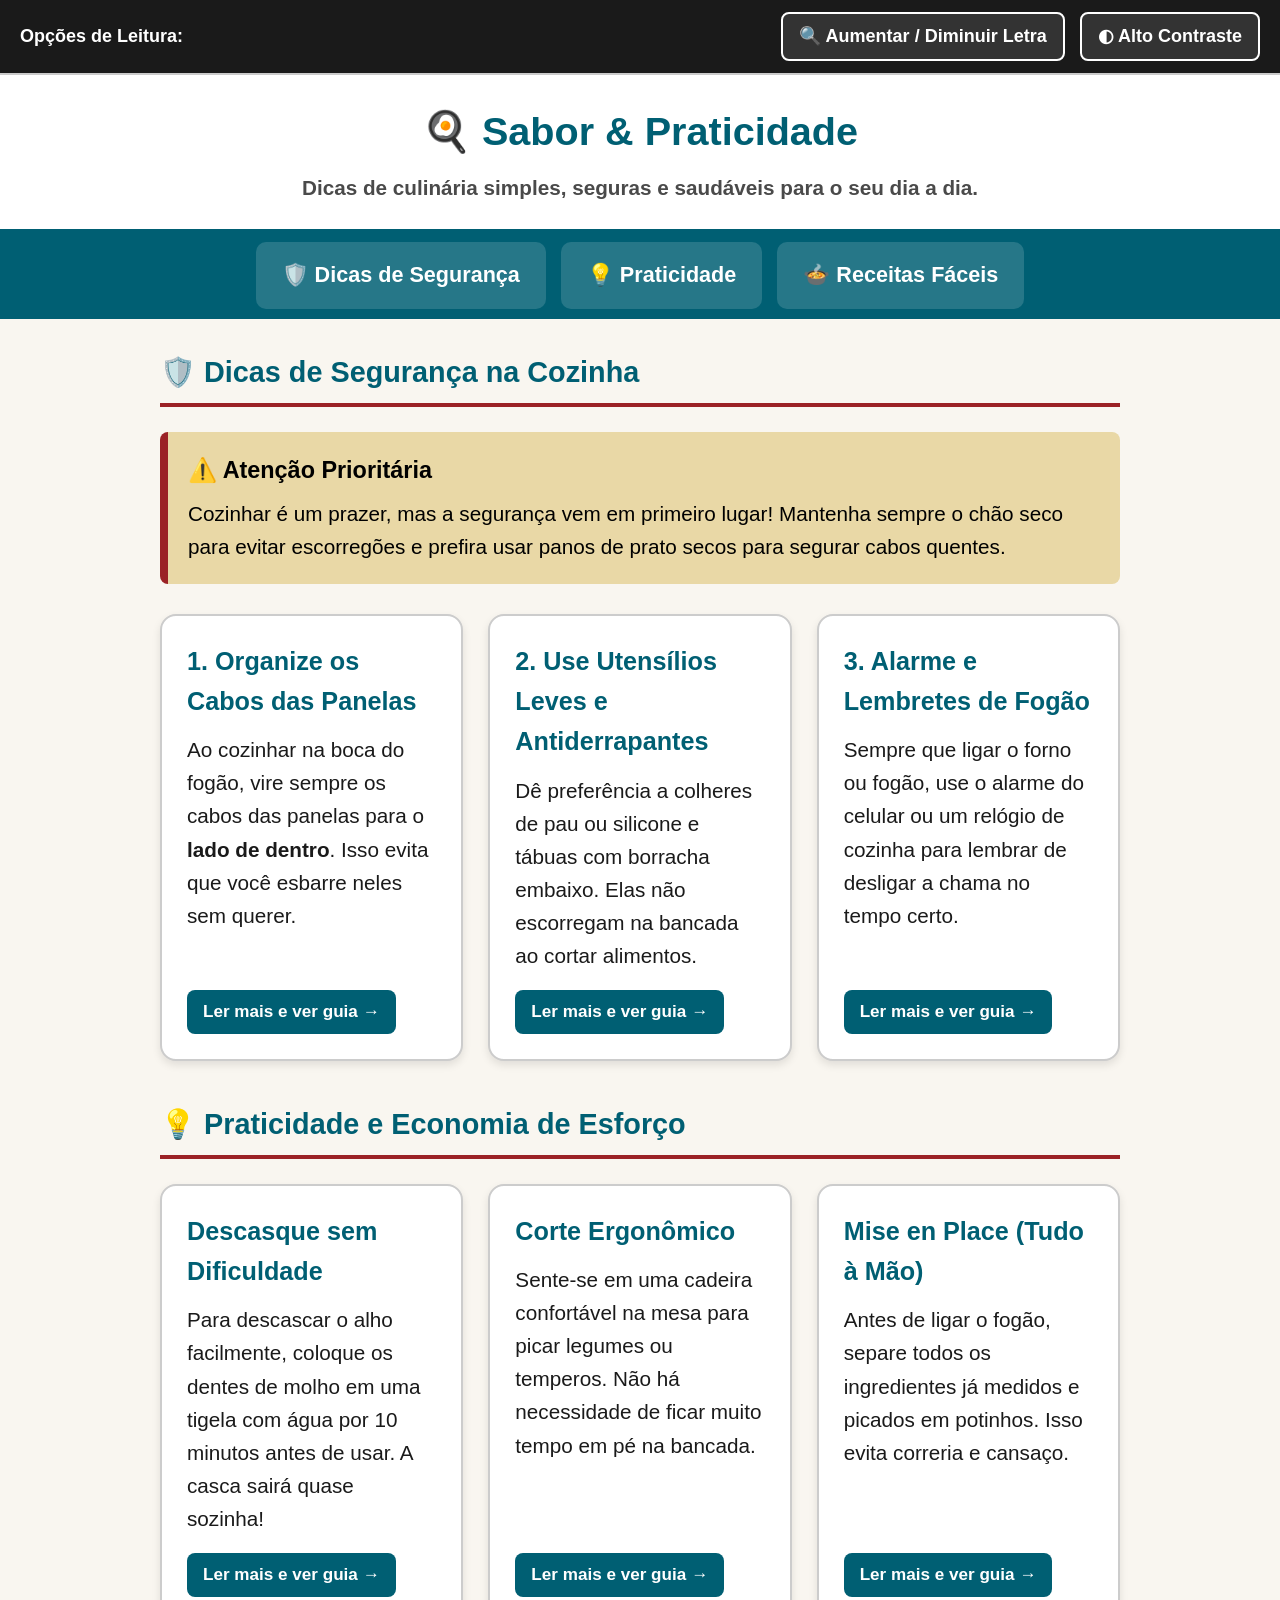
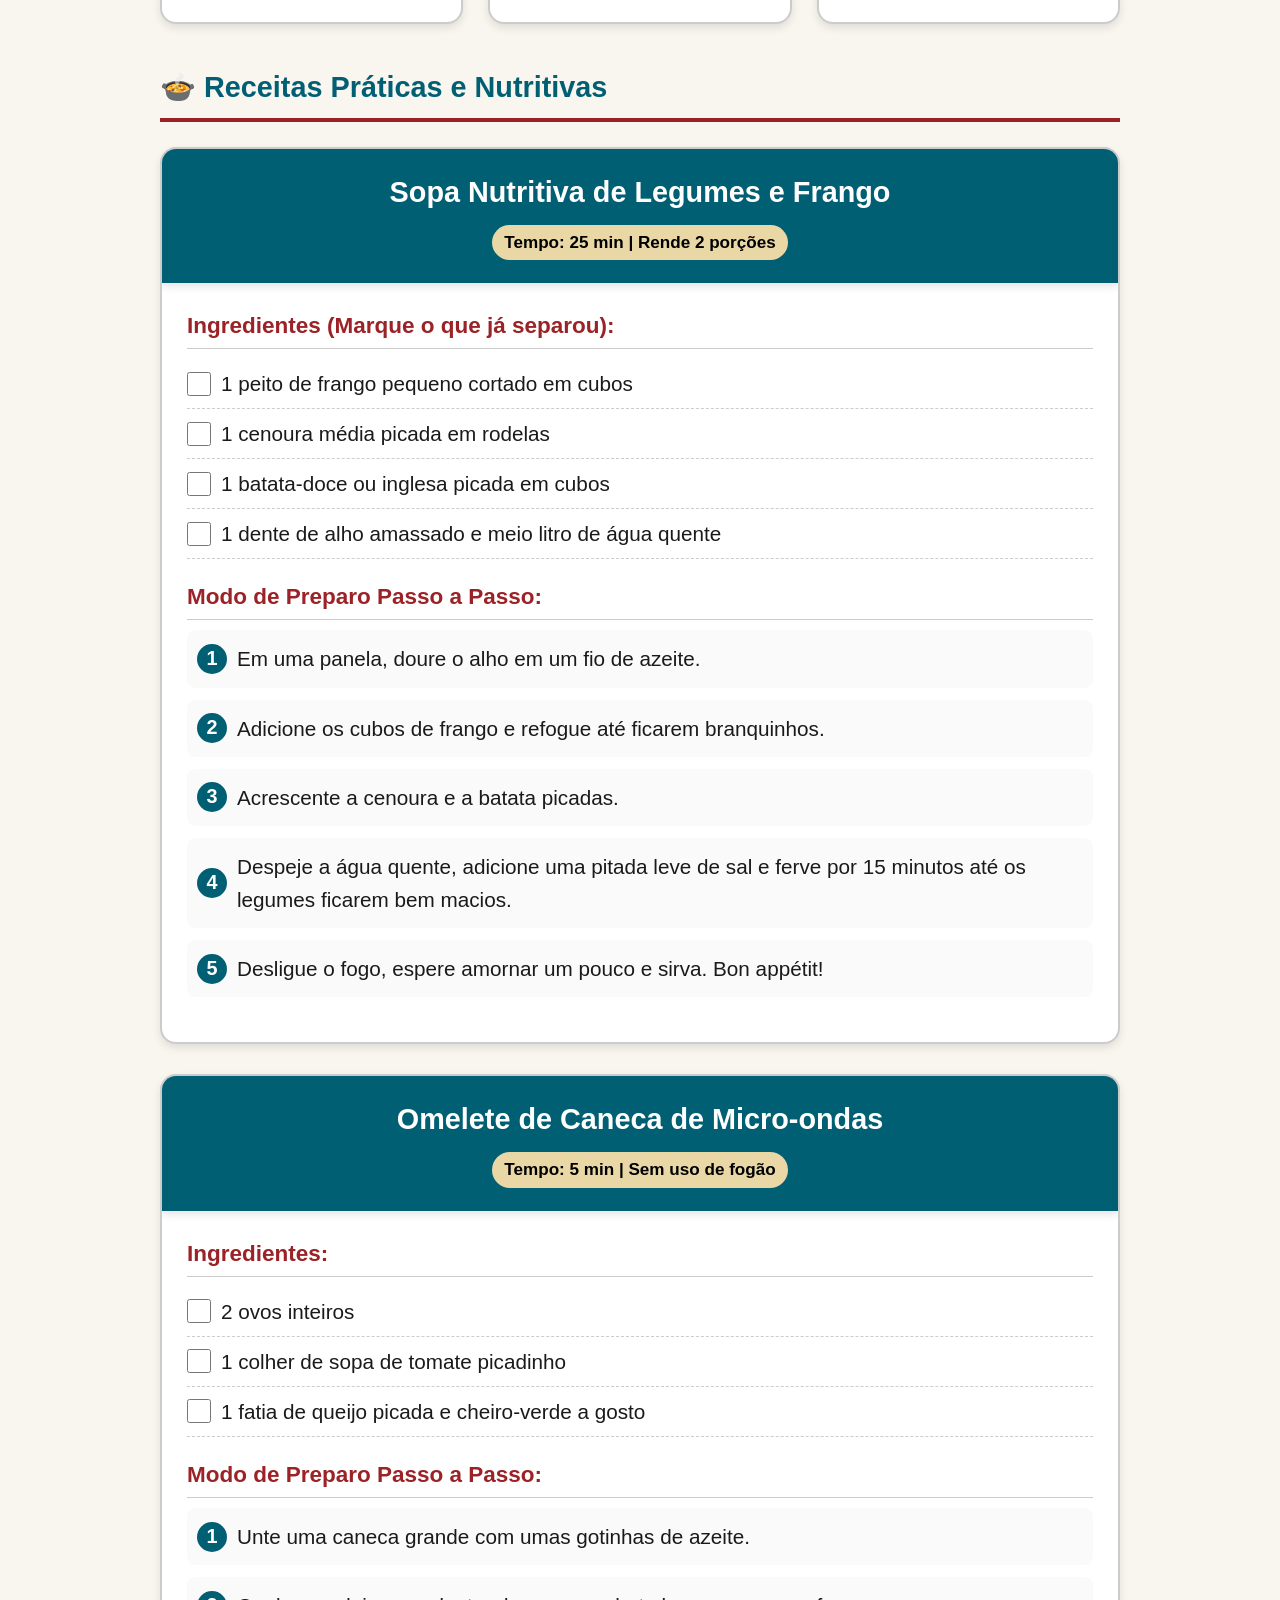
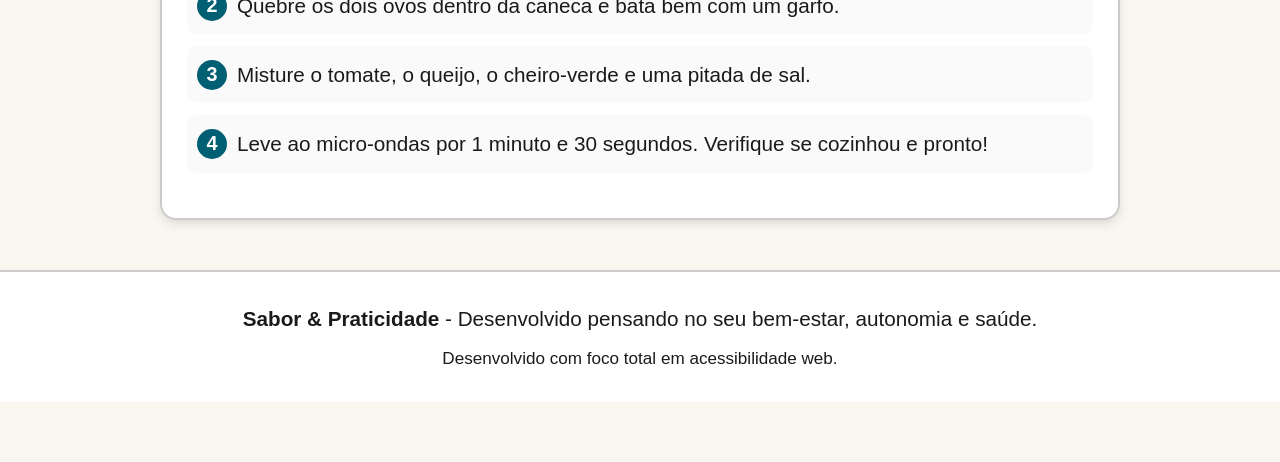
<file: index.html>
<!DOCTYPE html>
<html lang="pt-BR">
<head>
    <meta charset="UTF-8">
    <meta name="viewport" content="width=device-width, initial-scale=1.0">
    <title>Sabor & Praticidade - Culinária Acessível</title>
    <!-- Vinculação com o arquivo CSS externo -->
    <link rel="stylesheet" href="style.css">
</head>
<body>

    <!-- CONTROLES DE ACESSIBILIDADE VIA CSS -->
    <input type="checkbox" id="contrast-toggle" aria-label="Alternar Alto Contraste">
    <input type="checkbox" id="font-toggle" aria-label="Alternar Letra Grande">

    <div>
        <!-- BARRA DE FERRAMENTAS SUPERIOR (ACESSIBILIDADE) -->
        <div class="accessibility-bar" role="region" aria-label="Ferramentas de Acessibilidade">
            <span><strong>Opções de Leitura:</strong></span>
            <div class="accessibility-controls">
                <label for="font-toggle" class="acc-btn" tabindex="0" role="button">
                    🔍 Aumentar / Diminuir Letra
                </label>
                <label for="contrast-toggle" class="acc-btn" tabindex="0" role="button">
                    ◐ Alto Contraste
                </label>
            </div>
        </div>

        <!-- CABEÇALHO DO APLICATIVO -->
        <header role="banner">
            <h1>🍳 Sabor & Praticidade</h1>
            <p>Dicas de culinária simples, seguras e saudáveis para o seu dia a dia.</p>
        </header>

        <!-- NAVEGAÇÃO PRINCIPAL -->
        <nav role="navigation" aria-label="Menu Principal">
            <ul class="nav-list">
                <li class="nav-item"><a href="#seguranca">🛡️ Dicas de Segurança</a></li>
                <li class="nav-item"><a href="#praticidade">💡 Praticidade</a></li>
                <li class="nav-item"><a href="#receitas">🍲 Receitas Fáceis</a></li>
            </ul>
        </nav>

        <!-- CONTEÚDO PRINCIPAL -->
        <main id="conteudo-principal">

            <!-- SEÇÃO 1: SEGURANÇA NA COZINHA -->
            <section id="seguranca" tabindex="-1">
                <h2 class="section-title">🛡️ Dicas de Segurança na Cozinha</h2>
                
                <div class="tip-box" role="note">
                    <h3>⚠️ Atenção Prioritária</h3>
                    <p>Cozinhar é um prazer, mas a segurança vem em primeiro lugar! Mantenha sempre o chão seco para evitar escorregões e prefira usar panos de prato secos para segurar cabos quentes.</p>
                </div>

                <div class="card-grid">
                    <a href="seguranca-cabos.html" class="card-link">
                        <article class="card">
                            <h3>1. Organize os Cabos das Panelas</h3>
                            <p>Ao cozinhar na boca do fogão, vire sempre os cabos das panelas para o <strong>lado de dentro</strong>. Isso evita que você esbarre neles sem querer.</p>
                            <span class="card-btn">Ler mais e ver guia →</span>
                        </article>
                    </a>

                    <a href="seguranca-utensilios.html" class="card-link">
                        <article class="card">
                            <h3>2. Use Utensílios Leves e Antiderrapantes</h3>
                            <p>Dê preferência a colheres de pau ou silicone e tábuas com borracha embaixo. Elas não escorregam na bancada ao cortar alimentos.</p>
                            <span class="card-btn">Ler mais e ver guia →</span>
                        </article>
                    </a>

                    <a href="seguranca-alarmes.html" class="card-link">
                        <article class="card">
                            <h3>3. Alarme e Lembretes de Fogão</h3>
                            <p>Sempre que ligar o forno ou fogão, use o alarme do celular ou um relógio de cozinha para lembrar de desligar a chama no tempo certo.</p>
                            <span class="card-btn">Ler mais e ver guia →</span>
                        </article>
                    </a>
                </div>
            </section>

            <!-- SEÇÃO 2: DICAS DE PRATICIDADE -->
            <section id="praticidade" tabindex="-1">
                <h2 class="section-title">💡 Praticidade e Economia de Esforço</h2>

                <div class="card-grid">
                    <a href="praticidade-descascar.html" class="card-link">
                        <article class="card">
                            <h3>Descasque sem Dificuldade</h3>
                            <p>Para descascar o alho facilmente, coloque os dentes de molho em uma tigela com água por 10 minutos antes de usar. A casca sairá quase sozinha!</p>
                            <span class="card-btn">Ler mais e ver guia →</span>
                        </article>
                    </a>

                    <a href="praticidade-corte.html" class="card-link">
                        <article class="card">
                            <h3>Corte Ergonômico</h3>
                            <p>Sente-se em uma cadeira confortável na mesa para picar legumes ou temperos. Não há necessidade de ficar muito tempo em pé na bancada.</p>
                            <span class="card-btn">Ler mais e ver guia →</span>
                        </article>
                    </a>

                    <a href="praticidade-mise-en-place.html" class="card-link">
                        <article class="card">
                            <h3>Mise en Place (Tudo à Mão)</h3>
                            <p>Antes de ligar o fogão, separe todos os ingredientes já medidos e picados em potinhos. Isso evita correria e cansaço.</p>
                            <span class="card-btn">Ler mais e ver guia →</span>
                        </article>
                    </a>
                </div>
            </section>

            <!-- SEÇÃO 3: RECEITAS FÁCEIS E SAUDÁVEIS -->
            <section id="receitas" tabindex="-1">
                <h2 class="section-title">🍲 Receitas Práticas e Nutritivas</h2>

                <!-- RECEITA 1 -->
                <article class="recipe-card">
                    <header class="recipe-header">
                        <h3>Sopa Nutritiva de Legumes e Frango</h3>
                        <span class="recipe-badge">Tempo: 25 min | Rende 2 porções</span>
                    </header>
                    <div class="recipe-body">
                        <div class="recipe-section">
                            <h4>Ingredientes (Marque o que já separou):</h4>
                            <ul class="ingredients-list">
                                <li>
                                    <input type="checkbox" id="ing1-1">
                                    <label for="ing1-1">1 peito de frango pequeno cortado em cubos</label>
                                </li>
                                <li>
                                    <input type="checkbox" id="ing1-2">
                                    <label for="ing1-2">1 cenoura média picada em rodelas</label>
                                </li>
                                <li>
                                    <input type="checkbox" id="ing1-3">
                                    <label for="ing1-3">1 batata-doce ou inglesa picada em cubos</label>
                                </li>
                                <li>
                                    <input type="checkbox" id="ing1-4">
                                    <label for="ing1-4">1 dente de alho amassado e meio litro de água quente</label>
                                </li>
                            </ul>
                        </div>

                        <div class="recipe-section">
                            <h4>Modo de Preparo Passo a Passo:</h4>
                            <ol class="steps-list">
                                <li>Em uma panela, doure o alho em um fio de azeite.</li>
                                <li>Adicione os cubos de frango e refogue até ficarem branquinhos.</li>
                                <li>Acrescente a cenoura e a batata picadas.</li>
                                <li>Despeje a água quente, adicione uma pitada leve de sal e ferve por 15 minutos até os legumes ficarem bem macios.</li>
                                <li>Desligue o fogo, espere amornar um pouco e sirva. Bon appétit!</li>
                            </ol>
                        </div>
                    </div>
                </article>

                <!-- RECEITA 2 -->
                <article class="recipe-card">
                    <header class="recipe-header">
                        <h3>Omelete de Caneca de Micro-ondas</h3>
                        <span class="recipe-badge">Tempo: 5 min | Sem uso de fogão</span>
                    </header>
                    <div class="recipe-body">
                        <div class="recipe-section">
                            <h4>Ingredientes:</h4>
                            <ul class="ingredients-list">
                                <li>
                                    <input type="checkbox" id="ing2-1">
                                    <label for="ing2-1">2 ovos inteiros</label>
                                </li>
                                <li>
                                    <input type="checkbox" id="ing2-2">
                                    <label for="ing2-2">1 colher de sopa de tomate picadinho</label>
                                </li>
                                <li>
                                    <input type="checkbox" id="ing2-3">
                                    <label for="ing2-3">1 fatia de queijo picada e cheiro-verde a gosto</label>
                                </li>
                            </ul>
                        </div>

                        <div class="recipe-section">
                            <h4>Modo de Preparo Passo a Passo:</h4>
                            <ol class="steps-list">
                                <li>Unte uma caneca grande com umas gotinhas de azeite.</li>
                                <li>Quebre os dois ovos dentro da caneca e bata bem com um garfo.</li>
                                <li>Misture o tomate, o queijo, o cheiro-verde e uma pitada de sal.</li>
                                <li>Leve ao micro-ondas por 1 minuto e 30 segundos. Verifique se cozinhou e pronto!</li>
                            </ol>
                        </div>
                    </div>
                </article>

            </section>

        </main>

        <!-- RODAPÉ -->
        <footer role="contentinfo">
            <p><strong>Sabor & Praticidade</strong> - Desenvolvido pensando no seu bem-estar, autonomia e saúde.</p>
            <p style="margin-top: 10px; font-size: 0.95rem;">Desenvolvido com foco total em acessibilidade web.</p>
        </footer>
    </div>

</body>
</html>
</file>
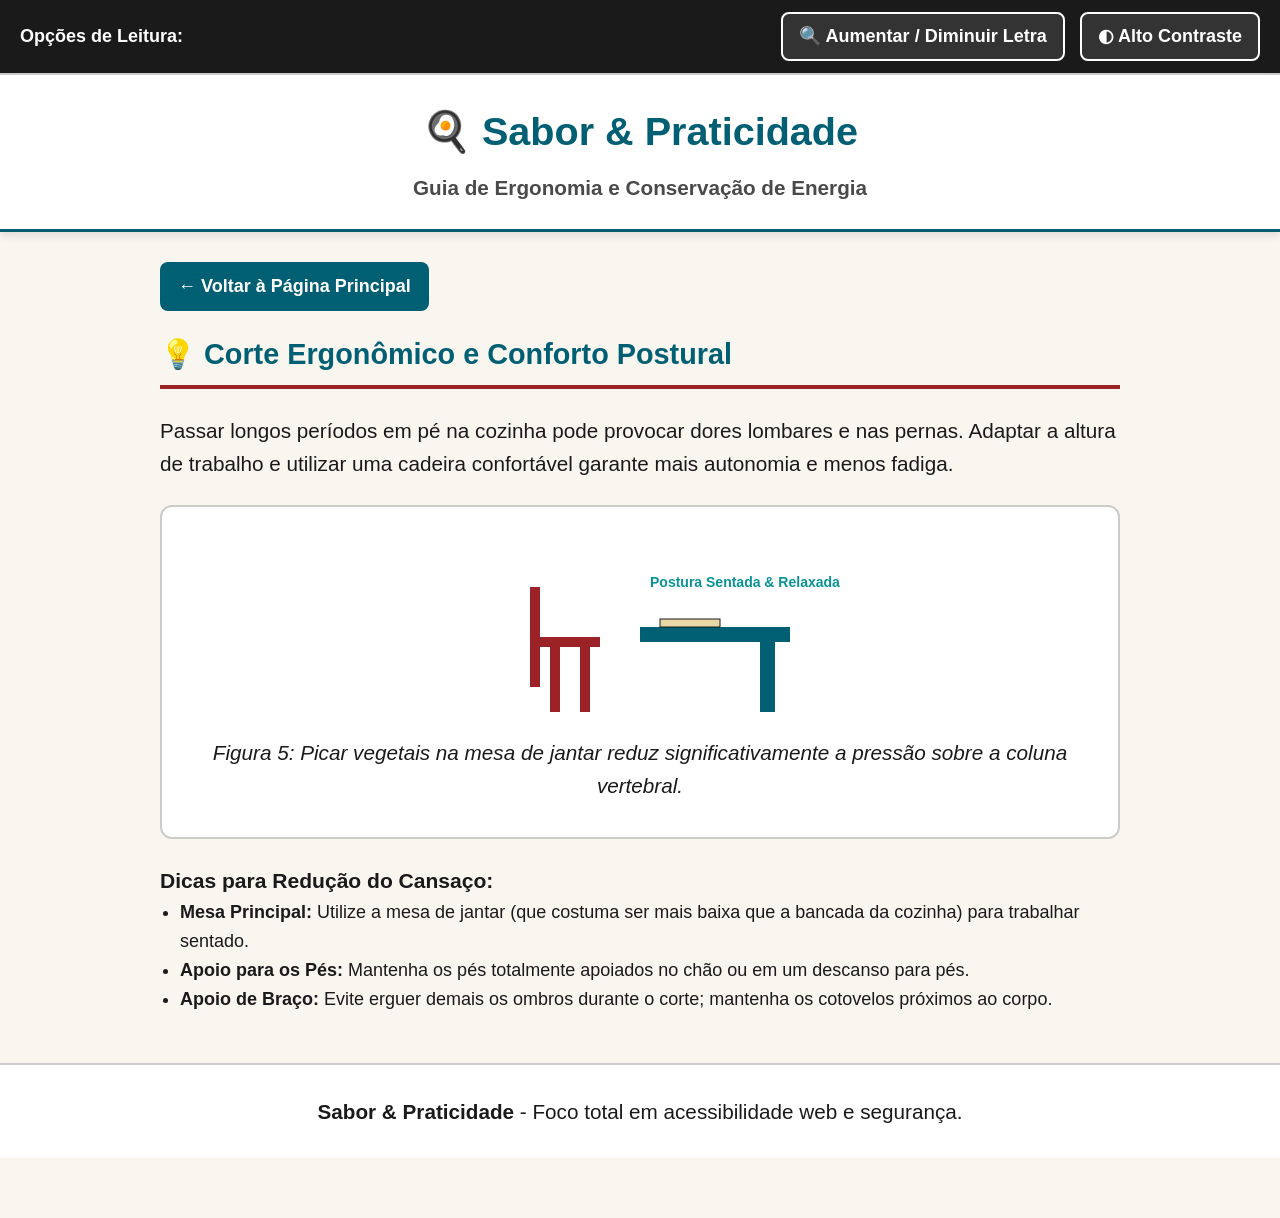
<file: praticidade-corte.html>
<!DOCTYPE html>
<html lang="pt-BR">
<head>
    <meta charset="UTF-8">
    <meta name="viewport" content="width=device-width, initial-scale=1.0">
    <title>Corte Ergonômico - Sabor & Praticidade</title>
    <link rel="stylesheet" href="style.css">
    <style>
        .back-link {
            display: inline-block;
            margin-bottom: 20px;
            background-color: var(--primary-color);
            color: #FFFFFF;
            padding: 10px 18px;
            border-radius: 8px;
            text-decoration: none;
            font-weight: bold;
        }
        .figure-box {
            background-color: var(--surface-color);
            border: 2px solid var(--border-color);
            border-radius: 12px;
            padding: 20px;
            text-align: center;
            margin: 25px 0;
        }
        .figure-box svg {
            max-width: 100%;
            height: auto;
        }
        .detail-content p {
            margin-bottom: 15px;
            font-size: var(--font-body);
        }
    </style>
</head>
<body>
    <input type="checkbox" id="contrast-toggle" aria-label="Alternar Alto Contraste">
    <input type="checkbox" id="font-toggle" aria-label="Alternar Letra Grande">

    <div>
        <div class="accessibility-bar" role="region" aria-label="Ferramentas de Acessibilidade">
            <span><strong>Opções de Leitura:</strong></span>
            <div class="accessibility-controls">
                <label for="font-toggle" class="acc-btn" tabindex="0" role="button">🔍 Aumentar / Diminuir Letra</label>
                <label for="contrast-toggle" class="acc-btn" tabindex="0" role="button">◐ Alto Contraste</label>
            </div>
        </div>

        <header role="banner">
            <h1>🍳 Sabor & Praticidade</h1>
            <p>Guia de Ergonomia e Conservação de Energia</p>
        </header>

        <main id="conteudo-principal">
            <a href="index.html#praticidade" class="back-link">← Voltar à Página Principal</a>

            <article class="detail-content">
                <h2 class="section-title">💡 Corte Ergonômico e Conforto Postural</h2>
                
                <p>Passar longos períodos em pé na cozinha pode provocar dores lombares e nas pernas. Adaptar a altura de trabalho e utilizar uma cadeira confortável garante mais autonomia e menos fadiga.</p>

                <div class="figure-box" role="img" aria-label="Ilustração mostrando uma pessoa sentada de forma ergonômica preparando alimentos à mesa">
                    <svg width="400" height="200" viewBox="0 0 400 200" xmlns="http://www.w3.org/2000/svg">
                        <!-- Mesa -->
                        <rect x="200" y="100" width="150" height="15" fill="#005F73" />
                        <rect x="320" y="115" width="15" height="70" fill="#005F73" />
                        <!-- Cadeira -->
                        <rect x="100" y="110" width="60" height="10" fill="#9B2226" />
                        <rect x="90" y="60" width="10" height="100" fill="#9B2226" />
                        <rect x="110" y="120" width="10" height="65" fill="#9B2226" />
                        <rect x="140" y="120" width="10" height="65" fill="#9B2226" />
                        <!-- Tábua sobre a mesa -->
                        <rect x="220" y="92" width="60" height="8" fill="#E9D8A6" stroke="#1A1A1A" />
                        <text x="210" y="60" fill="#0A9396" font-size="14" font-weight="bold">Postura Sentada & Relaxada</text>
                    </svg>
                    <p><em>Figura 5: Picar vegetais na mesa de jantar reduz significativamente a pressão sobre a coluna vertebral.</em></p>
                </div>

                <h3>Dicas para Redução do Cansaço:</h3>
                <ul style="margin-left: 20px; margin-bottom: 20px;">
                    <li><strong>Mesa Principal:</strong> Utilize a mesa de jantar (que costuma ser mais baixa que a bancada da cozinha) para trabalhar sentado.</li>
                    <li><strong>Apoio para os Pés:</strong> Mantenha os pés totalmente apoiados no chão ou em um descanso para pés.</li>
                    <li><strong>Apoio de Braço:</strong> Evite erguer demais os ombros durante o corte; mantenha os cotovelos próximos ao corpo.</li>
                </ul>
            </article>
        </main>

        <footer role="contentinfo">
            <p><strong>Sabor & Praticidade</strong> - Foco total em acessibilidade web e segurança.</p>
        </footer>
    </div>
</body>
</html>
</file>
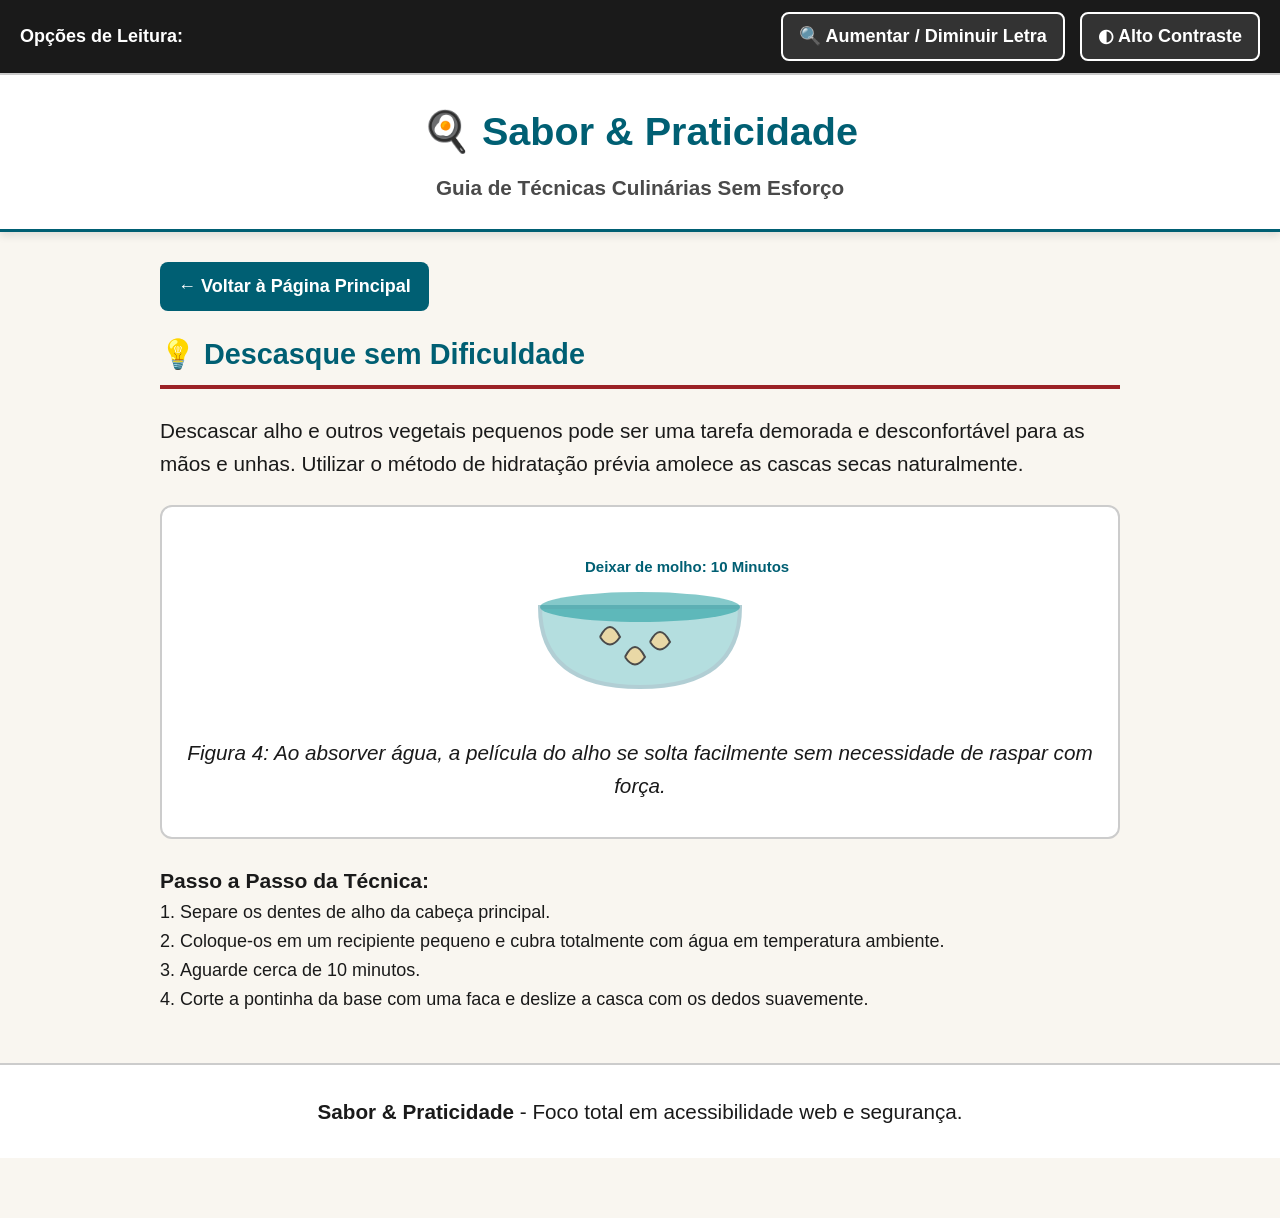
<file: praticidade-descascar.html>
<!DOCTYPE html>
<html lang="pt-BR">
<head>
    <meta charset="UTF-8">
    <meta name="viewport" content="width=device-width, initial-scale=1.0">
    <title>Descasque sem Dificuldade - Sabor & Praticidade</title>
    <link rel="stylesheet" href="style.css">
    <style>
        .back-link {
            display: inline-block;
            margin-bottom: 20px;
            background-color: var(--primary-color);
            color: #FFFFFF;
            padding: 10px 18px;
            border-radius: 8px;
            text-decoration: none;
            font-weight: bold;
        }
        .figure-box {
            background-color: var(--surface-color);
            border: 2px solid var(--border-color);
            border-radius: 12px;
            padding: 20px;
            text-align: center;
            margin: 25px 0;
        }
        .figure-box svg {
            max-width: 100%;
            height: auto;
        }
        .detail-content p {
            margin-bottom: 15px;
            font-size: var(--font-body);
        }
    </style>
</head>
<body>
    <input type="checkbox" id="contrast-toggle" aria-label="Alternar Alto Contraste">
    <input type="checkbox" id="font-toggle" aria-label="Alternar Letra Grande">

    <div>
        <div class="accessibility-bar" role="region" aria-label="Ferramentas de Acessibilidade">
            <span><strong>Opções de Leitura:</strong></span>
            <div class="accessibility-controls">
                <label for="font-toggle" class="acc-btn" tabindex="0" role="button">🔍 Aumentar / Diminuir Letra</label>
                <label for="contrast-toggle" class="acc-btn" tabindex="0" role="button">◐ Alto Contraste</label>
            </div>
        </div>

        <header role="banner">
            <h1>🍳 Sabor & Praticidade</h1>
            <p>Guia de Técnicas Culinárias Sem Esforço</p>
        </header>

        <main id="conteudo-principal">
            <a href="index.html#praticidade" class="back-link">← Voltar à Página Principal</a>

            <article class="detail-content">
                <h2 class="section-title">💡 Descasque sem Dificuldade</h2>
                
                <p>Descascar alho e outros vegetais pequenos pode ser uma tarefa demorada e desconfortável para as mãos e unhas. Utilizar o método de hidratação prévia amolece as cascas secas naturalmente.</p>

                <div class="figure-box" role="img" aria-label="Ilustração demonstrando o processo de remolho dos dentes de alho em uma tigela com água">
                    <svg width="400" height="200" viewBox="0 0 400 200" xmlns="http://www.w3.org/2000/svg">
                        <!-- Tigela com água -->
                        <path d="M 100 80 Q 100 160 200 160 Q 300 160 300 80 Z" fill="#0A9396" opacity="0.3" stroke="#005F73" stroke-width="4" />
                        <!-- Nível da água -->
                        <ellipse cx="200" cy="80" rx="100" ry="15" fill="#0A9396" opacity="0.5" />
                        <!-- Dentes de Alho dentro da água -->
                        <path d="M 160 110 Q 170 90 180 110 Q 170 125 160 110" fill="#E9D8A6" stroke="#4A4A4A" stroke-width="2" />
                        <path d="M 210 115 Q 220 95 230 115 Q 220 130 210 115" fill="#E9D8A6" stroke="#4A4A4A" stroke-width="2" />
                        <path d="M 185 130 Q 195 110 205 130 Q 195 145 185 130" fill="#E9D8A6" stroke="#4A4A4A" stroke-width="2" />
                        <text x="145" y="45" fill="#005F73" font-size="15" font-weight="bold">Deixar de molho: 10 Minutos</text>
                    </svg>
                    <p><em>Figura 4: Ao absorver água, a película do alho se solta facilmente sem necessidade de raspar com força.</em></p>
                </div>

                <h3>Passo a Passo da Técnica:</h3>
                <ol style="margin-left: 20px; margin-bottom: 20px;">
                    <li>Separe os dentes de alho da cabeça principal.</li>
                    <li>Coloque-os em um recipiente pequeno e cubra totalmente com água em temperatura ambiente.</li>
                    <li>Aguarde cerca de 10 minutos.</li>
                    <li>Corte a pontinha da base com uma faca e deslize a casca com os dedos suavemente.</li>
                </ol>
            </article>
        </main>

        <footer role="contentinfo">
            <p><strong>Sabor & Praticidade</strong> - Foco total em acessibilidade web e segurança.</p>
        </footer>
    </div>
</body>
</html>
</file>
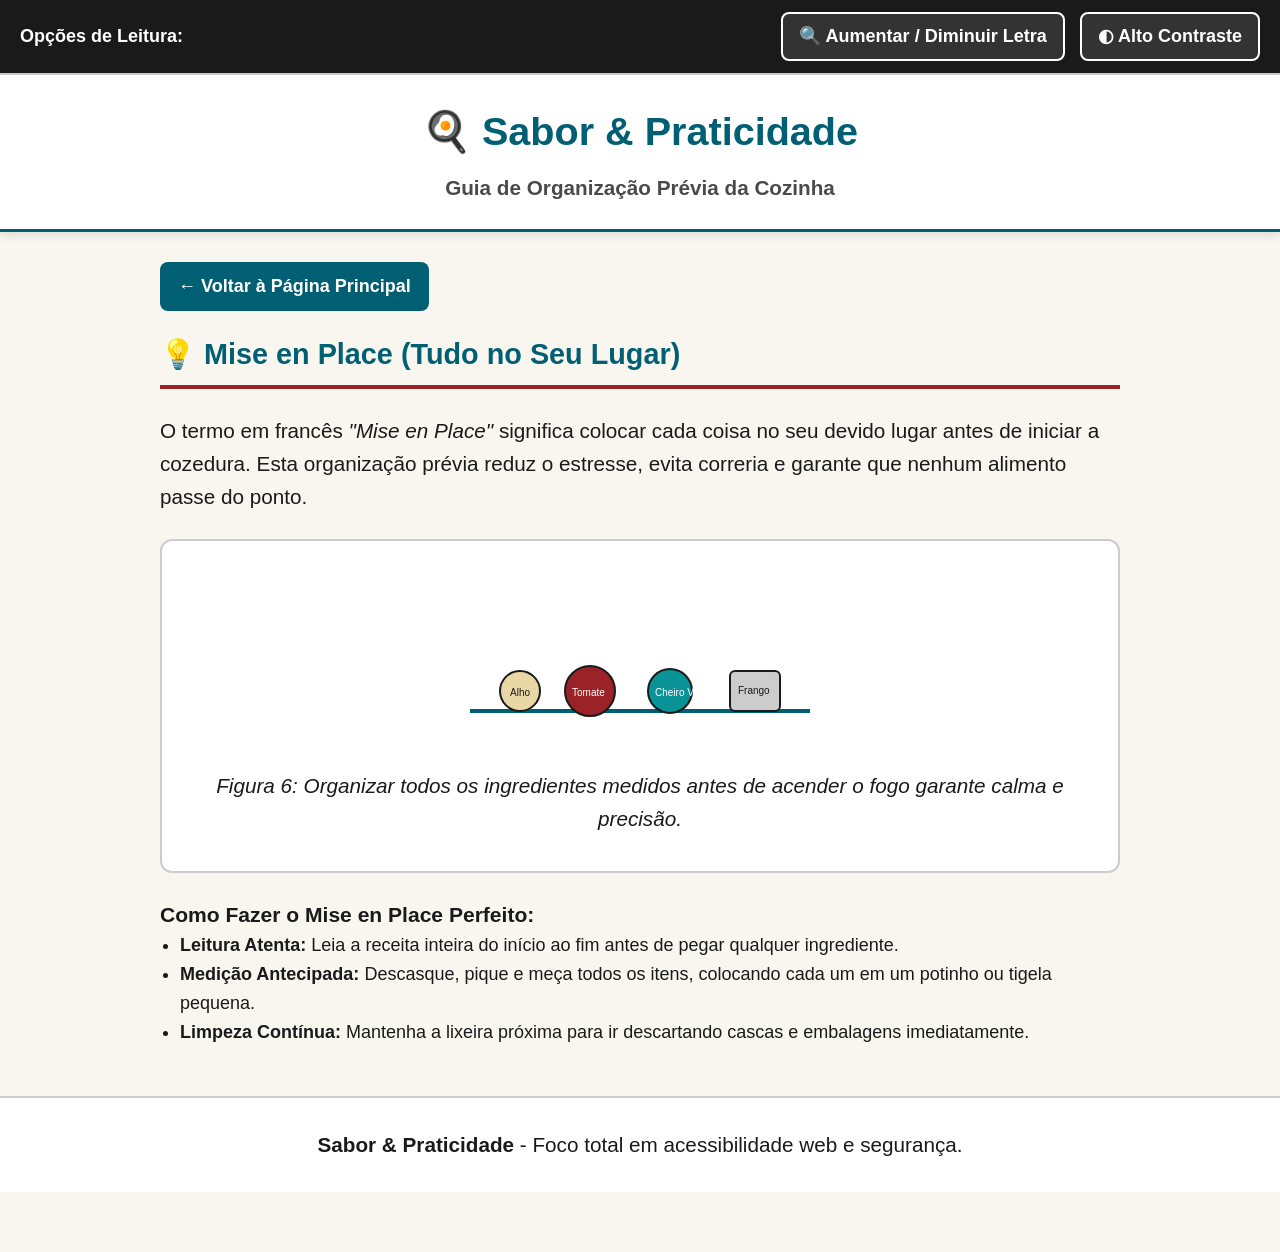
<file: praticidade-mise-en-place.html>
<!DOCTYPE html>
<html lang="pt-BR">
<head>
    <meta charset="UTF-8">
    <meta name="viewport" content="width=device-width, initial-scale=1.0">
    <title>Mise en Place (Tudo à Mão) - Sabor & Praticidade</title>
    <link rel="stylesheet" href="style.css">
    <style>
        .back-link {
            display: inline-block;
            margin-bottom: 20px;
            background-color: var(--primary-color);
            color: #FFFFFF;
            padding: 10px 18px;
            border-radius: 8px;
            text-decoration: none;
            font-weight: bold;
        }
        .figure-box {
            background-color: var(--surface-color);
            border: 2px solid var(--border-color);
            border-radius: 12px;
            padding: 20px;
            text-align: center;
            margin: 25px 0;
        }
        .figure-box svg {
            max-width: 100%;
            height: auto;
        }
        .detail-content p {
            margin-bottom: 15px;
            font-size: var(--font-body);
        }
    </style>
</head>
<body>
    <input type="checkbox" id="contrast-toggle" aria-label="Alternar Alto Contraste">
    <input type="checkbox" id="font-toggle" aria-label="Alternar Letra Grande">

    <div>
        <div class="accessibility-bar" role="region" aria-label="Ferramentas de Acessibilidade">
            <span><strong>Opções de Leitura:</strong></span>
            <div class="accessibility-controls">
                <label for="font-toggle" class="acc-btn" tabindex="0" role="button">🔍 Aumentar / Diminuir Letra</label>
                <label for="contrast-toggle" class="acc-btn" tabindex="0" role="button">◐ Alto Contraste</label>
            </div>
        </div>

        <header role="banner">
            <h1>🍳 Sabor & Praticidade</h1>
            <p>Guia de Organização Prévia da Cozinha</p>
        </header>

        <main id="conteudo-principal">
            <a href="index.html#praticidade" class="back-link">← Voltar à Página Principal</a>

            <article class="detail-content">
                <h2 class="section-title">💡 Mise en Place (Tudo no Seu Lugar)</h2>
                
                <p>O termo em francês <em>"Mise en Place"</em> significa colocar cada coisa no seu devido lugar antes de iniciar a cozedura. Esta organização prévia reduz o estresse, evita correria e garante que nenhum alimento passe do ponto.</p>

                <div class="figure-box" role="img" aria-label="Ilustração de uma bancada organizada com potes pequenos contendo ingredientes pré-medidos">
                    <svg width="400" height="200" viewBox="0 0 400 200" xmlns="http://www.w3.org/2000/svg">
                        <!-- Superfície da bancada -->
                        <line x1="30" y1="150" x2="370" y2="150" stroke="#005F73" stroke-width="4" />
                        
                        <!-- Potinhos organizados -->
                        <circle cx="80" cy="130" r="20" fill="#E9D8A6" stroke="#1A1A1A" stroke-width="2" />
                        <text x="70" y="135" fill="#1A1A1A" font-size="10">Alho</text>
                        
                        <circle cx="150" cy="130" r="25" fill="#9B2226" stroke="#1A1A1A" stroke-width="2" />
                        <text x="132" y="135" fill="#FFFFFF" font-size="10">Tomate</text>
                        
                        <circle cx="230" cy="130" r="22" fill="#0A9396" stroke="#1A1A1A" stroke-width="2" />
                        <text x="215" y="135" fill="#FFFFFF" font-size="10">Cheiro V.</text>
                        
                        <rect x="290" y="110" width="50" height="40" rx="5" fill="#CCCCCC" stroke="#1A1A1A" stroke-width="2" />
                        <text x="298" y="133" fill="#1A1A1A" font-size="10">Frango</text>
                    </svg>
                    <p><em>Figura 6: Organizar todos os ingredientes medidos antes de acender o fogo garante calma e precisão.</em></p>
                </div>

                <h3>Como Fazer o Mise en Place Perfeito:</h3>
                <ul style="margin-left: 20px; margin-bottom: 20px;">
                    <li><strong>Leitura Atenta:</strong> Leia a receita inteira do início ao fim antes de pegar qualquer ingrediente.</li>
                    <li><strong>Medição Antecipada:</strong> Descasque, pique e meça todos os itens, colocando cada um em um potinho ou tigela pequena.</li>
                    <li><strong>Limpeza Contínua:</strong> Mantenha a lixeira próxima para ir descartando cascas e embalagens imediatamente.</li>
                </ul>
            </article>
        </main>

        <footer role="contentinfo">
            <p><strong>Sabor & Praticidade</strong> - Foco total em acessibilidade web e segurança.</p>
        </footer>
    </div>
</body>
</html>
</file>
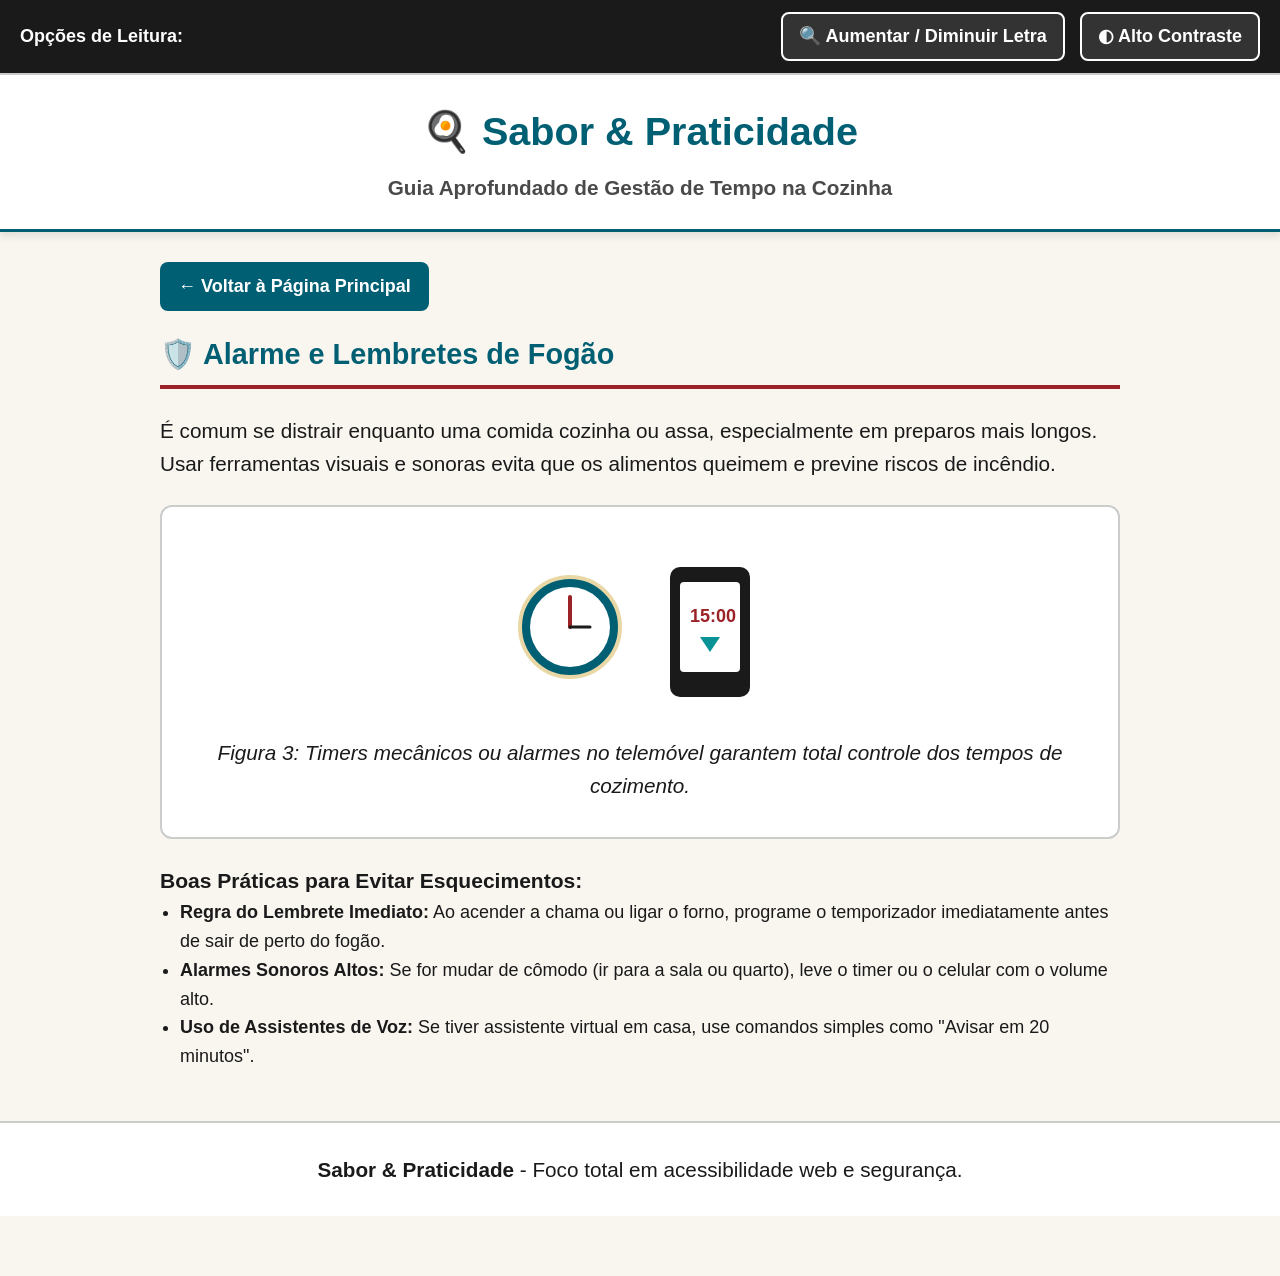
<file: seguranca-alarmes.html>
<!DOCTYPE html>
<html lang="pt-BR">
<head>
    <meta charset="UTF-8">
    <meta name="viewport" content="width=device-width, initial-scale=1.0">
    <title>Alarme e Lembretes de Fogão - Sabor & Praticidade</title>
    <link rel="stylesheet" href="style.css">
    <style>
        .back-link {
            display: inline-block;
            margin-bottom: 20px;
            background-color: var(--primary-color);
            color: #FFFFFF;
            padding: 10px 18px;
            border-radius: 8px;
            text-decoration: none;
            font-weight: bold;
        }
        .figure-box {
            background-color: var(--surface-color);
            border: 2px solid var(--border-color);
            border-radius: 12px;
            padding: 20px;
            text-align: center;
            margin: 25px 0;
        }
        .figure-box svg {
            max-width: 100%;
            height: auto;
        }
        .detail-content p {
            margin-bottom: 15px;
            font-size: var(--font-body);
        }
    </style>
</head>
<body>
    <input type="checkbox" id="contrast-toggle" aria-label="Alternar Alto Contraste">
    <input type="checkbox" id="font-toggle" aria-label="Alternar Letra Grande">

    <div>
        <div class="accessibility-bar" role="region" aria-label="Ferramentas de Acessibilidade">
            <span><strong>Opções de Leitura:</strong></span>
            <div class="accessibility-controls">
                <label for="font-toggle" class="acc-btn" tabindex="0" role="button">🔍 Aumentar / Diminuir Letra</label>
                <label for="contrast-toggle" class="acc-btn" tabindex="0" role="button">◐ Alto Contraste</label>
            </div>
        </div>

        <header role="banner">
            <h1>🍳 Sabor & Praticidade</h1>
            <p>Guia Aprofundado de Gestão de Tempo na Cozinha</p>
        </header>

        <main id="conteudo-principal">
            <a href="index.html#seguranca" class="back-link">← Voltar à Página Principal</a>

            <article class="detail-content">
                <h2 class="section-title">🛡️ Alarme e Lembretes de Fogão</h2>
                
                <p>É comum se distrair enquanto uma comida cozinha ou assa, especialmente em preparos mais longos. Usar ferramentas visuais e sonoras evita que os alimentos queimem e previne riscos de incêndio.</p>

                <div class="figure-box" role="img" aria-label="Ilustração mostrando um timer digital e celular com alarme ativo">
                    <svg width="400" height="200" viewBox="0 0 400 200" xmlns="http://www.w3.org/2000/svg">
                        <!-- Relógio Timer -->
                        <circle cx="130" cy="100" r="50" fill="#005F73" stroke="#E9D8A6" stroke-width="4" />
                        <circle cx="130" cy="100" r="40" fill="#FFFFFF" />
                        <line x1="130" y1="100" x2="130" y2="70" stroke="#9B2226" stroke-width="4" stroke-linecap="round" />
                        <line x1="130" y1="100" x2="150" y2="100" stroke="#1A1A1A" stroke-width="3" stroke-linecap="round" />
                        
                        <!-- Celular -->
                        <rect x="230" y="40" width="80" height="130" rx="10" fill="#1A1A1A" />
                        <rect x="240" y="55" width="60" height="90" rx="4" fill="#FFFFFF" />
                        <text x="250" y="95" fill="#9B2226" font-size="18" font-weight="bold">15:00</text>
                        <path d="M 260 110 L 280 110 L 270 125 Z" fill="#0A9396" />
                    </svg>
                    <p><em>Figura 3: Timers mecânicos ou alarmes no telemóvel garantem total controle dos tempos de cozimento.</em></p>
                </div>

                <h3>Boas Práticas para Evitar Esquecimentos:</h3>
                <ul style="margin-left: 20px; margin-bottom: 20px;">
                    <li><strong>Regra do Lembrete Imediato:</strong> Ao acender a chama ou ligar o forno, programe o temporizador imediatamente antes de sair de perto do fogão.</li>
                    <li><strong>Alarmes Sonoros Altos:</strong> Se for mudar de cômodo (ir para a sala ou quarto), leve o timer ou o celular com o volume alto.</li>
                    <li><strong>Uso de Assistentes de Voz:</strong> Se tiver assistente virtual em casa, use comandos simples como "Avisar em 20 minutos".</li>
                </ul>
            </article>
        </main>

        <footer role="contentinfo">
            <p><strong>Sabor & Praticidade</strong> - Foco total em acessibilidade web e segurança.</p>
        </footer>
    </div>
</body>
</html>
</file>
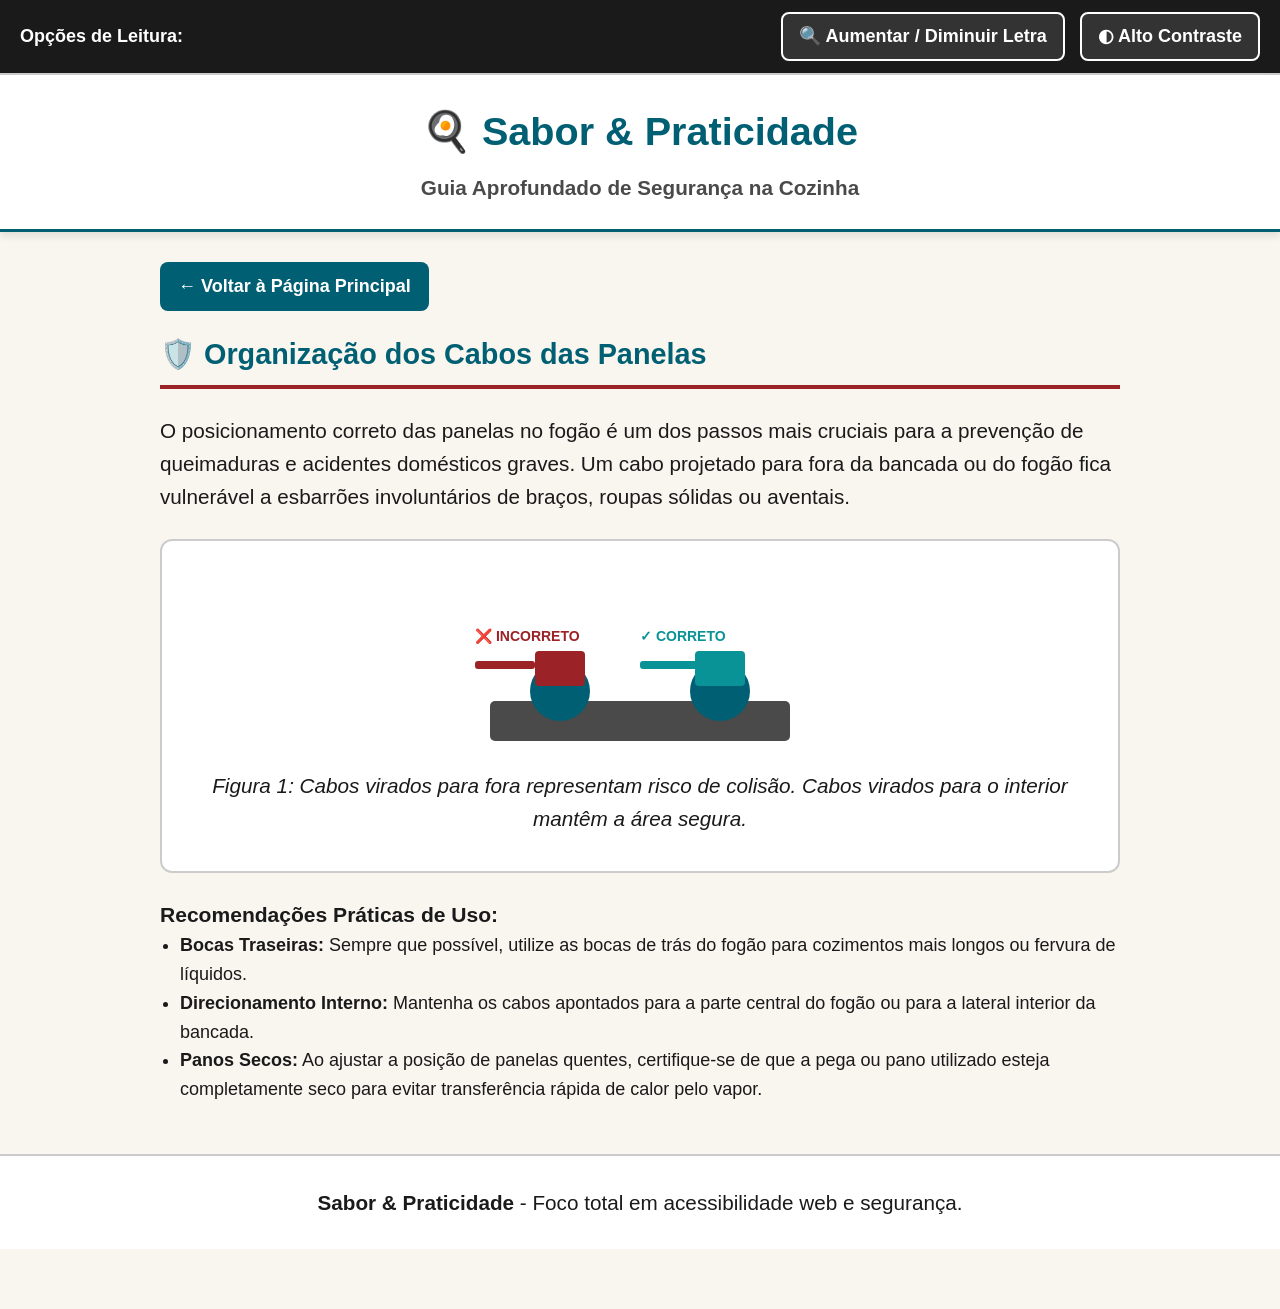
<file: seguranca-cabos.html>
<!DOCTYPE html>
<html lang="pt-BR">
<head>
    <meta charset="UTF-8">
    <meta name="viewport" content="width=device-width, initial-scale=1.0">
    <title>Organização dos Cabos das Panelas - Sabor & Praticidade</title>
    <link rel="stylesheet" href="style.css">
    <style>
        .back-link {
            display: inline-block;
            margin-bottom: 20px;
            background-color: var(--primary-color);
            color: #FFFFFF;
            padding: 10px 18px;
            border-radius: 8px;
            text-decoration: none;
            font-weight: bold;
        }
        .figure-box {
            background-color: var(--surface-color);
            border: 2px solid var(--border-color);
            border-radius: 12px;
            padding: 20px;
            text-align: center;
            margin: 25px 0;
        }
        .figure-box svg {
            max-width: 100%;
            height: auto;
        }
        .detail-content p {
            margin-bottom: 15px;
            font-size: var(--font-body);
        }
    </style>
</head>
<body>
    <input type="checkbox" id="contrast-toggle" aria-label="Alternar Alto Contraste">
    <input type="checkbox" id="font-toggle" aria-label="Alternar Letra Grande">

    <div>
        <div class="accessibility-bar" role="region" aria-label="Ferramentas de Acessibilidade">
            <span><strong>Opções de Leitura:</strong></span>
            <div class="accessibility-controls">
                <label for="font-toggle" class="acc-btn" tabindex="0" role="button">🔍 Aumentar / Diminuir Letra</label>
                <label for="contrast-toggle" class="acc-btn" tabindex="0" role="button">◐ Alto Contraste</label>
            </div>
        </div>

        <header role="banner">
            <h1>🍳 Sabor & Praticidade</h1>
            <p>Guia Aprofundado de Segurança na Cozinha</p>
        </header>

        <main id="conteudo-principal">
            <a href="index.html#seguranca" class="back-link">← Voltar à Página Principal</a>

            <article class="detail-content">
                <h2 class="section-title">🛡️ Organização dos Cabos das Panelas</h2>
                
                <p>O posicionamento correto das panelas no fogão é um dos passos mais cruciais para a prevenção de queimaduras e acidentes domésticos graves. Um cabo projetado para fora da bancada ou do fogão fica vulnerável a esbarrões involuntários de braços, roupas sólidas ou aventais.</p>

                <div class="figure-box" role="img" aria-label="Ilustração mostrando o modo correto e incorreto de posicionar os cabos das panelas no fogão">
                    <svg width="400" height="200" viewBox="0 0 400 200" xmlns="http://www.w3.org/2000/svg">
                        <!-- Fogão Base -->
                        <rect x="50" y="140" width="300" height="40" fill="#4A4A4A" rx="5" />
                        <circle cx="120" cy="130" r="30" fill="#005F73" />
                        <circle cx="280" cy="130" r="30" fill="#005F73" />
                        
                        <!-- Panela Incorreta (Esquerda) -->
                        <rect x="95" y="90" width="50" height="35" fill="#9B2226" rx="4" />
                        <rect x="35" y="100" width="60" height="8" fill="#9B2226" rx="3" />
                        <text x="35" y="80" fill="#9B2226" font-size="14" font-weight="bold">❌ INCORRETO</text>
                        
                        <!-- Panela Correta (Direita) -->
                        <rect x="255" y="90" width="50" height="35" fill="#0A9396" rx="4" />
                        <rect x="200" y="100" width="60" height="8" fill="#0A9396" rx="3" />
                        <text x="200" y="80" fill="#0A9396" font-size="14" font-weight="bold">✓ CORRETO</text>
                    </svg>
                    <p><em>Figura 1: Cabos virados para fora representam risco de colisão. Cabos virados para o interior mantêm a área segura.</em></p>
                </div>

                <h3>Recomendações Práticas de Uso:</h3>
                <ul style="margin-left: 20px; margin-bottom: 20px;">
                    <li><strong>Bocas Traseiras:</strong> Sempre que possível, utilize as bocas de trás do fogão para cozimentos mais longos ou fervura de líquidos.</li>
                    <li><strong>Direcionamento Interno:</strong> Mantenha os cabos apontados para a parte central do fogão ou para a lateral interior da bancada.</li>
                    <li><strong>Panos Secos:</strong> Ao ajustar a posição de panelas quentes, certifique-se de que a pega ou pano utilizado esteja completamente seco para evitar transferência rápida de calor pelo vapor.</li>
                </ul>
            </article>
        </main>

        <footer role="contentinfo">
            <p><strong>Sabor & Praticidade</strong> - Foco total em acessibilidade web e segurança.</p>
        </footer>
    </div>
</body>
</html>
</file>
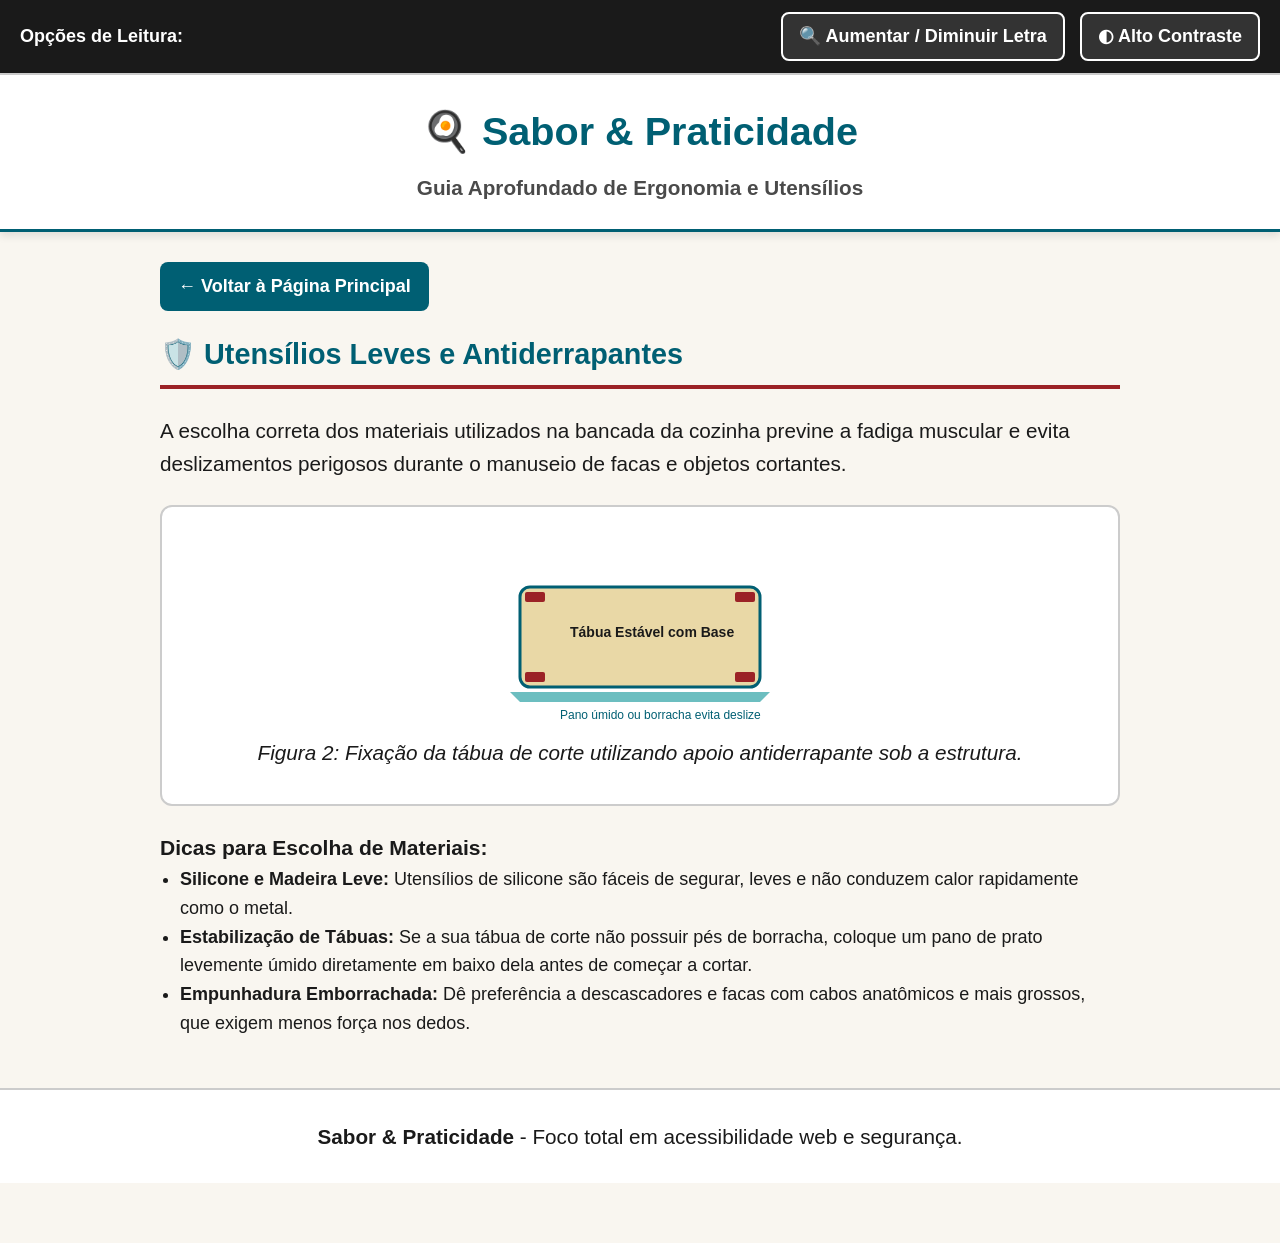
<file: seguranca-utensilios.html>
<!DOCTYPE html>
<html lang="pt-BR">
<head>
    <meta charset="UTF-8">
    <meta name="viewport" content="width=device-width, initial-scale=1.0">
    <title>Utensílios Leves e Antiderrapantes - Sabor & Praticidade</title>
    <link rel="stylesheet" href="style.css">
    <style>
        .back-link {
            display: inline-block;
            margin-bottom: 20px;
            background-color: var(--primary-color);
            color: #FFFFFF;
            padding: 10px 18px;
            border-radius: 8px;
            text-decoration: none;
            font-weight: bold;
        }
        .figure-box {
            background-color: var(--surface-color);
            border: 2px solid var(--border-color);
            border-radius: 12px;
            padding: 20px;
            text-align: center;
            margin: 25px 0;
        }
        .figure-box svg {
            max-width: 100%;
            height: auto;
        }
        .detail-content p {
            margin-bottom: 15px;
            font-size: var(--font-body);
        }
    </style>
</head>
<body>
    <input type="checkbox" id="contrast-toggle" aria-label="Alternar Alto Contraste">
    <input type="checkbox" id="font-toggle" aria-label="Alternar Letra Grande">

    <div>
        <div class="accessibility-bar" role="region" aria-label="Ferramentas de Acessibilidade">
            <span><strong>Opções de Leitura:</strong></span>
            <div class="accessibility-controls">
                <label for="font-toggle" class="acc-btn" tabindex="0" role="button">🔍 Aumentar / Diminuir Letra</label>
                <label for="contrast-toggle" class="acc-btn" tabindex="0" role="button">◐ Alto Contraste</label>
            </div>
        </div>

        <header role="banner">
            <h1>🍳 Sabor & Praticidade</h1>
            <p>Guia Aprofundado de Ergonomia e Utensílios</p>
        </header>

        <main id="conteudo-principal">
            <a href="index.html#seguranca" class="back-link">← Voltar à Página Principal</a>

            <article class="detail-content">
                <h2 class="section-title">🛡️ Utensílios Leves e Antiderrapantes</h2>
                
                <p>A escolha correta dos materiais utilizados na bancada da cozinha previne a fadiga muscular e evita deslizamentos perigosos durante o manuseio de facas e objetos cortantes.</p>

                <div class="figure-box" role="img" aria-label="Ilustração mostrando uma tábua de cortar com base antiderrapante e utensílios leves de silicone">
                    <svg width="400" height="200" viewBox="0 0 400 200" xmlns="http://www.w3.org/2000/svg">
                        <!-- Tábua de corte -->
                        <rect x="80" y="60" width="240" height="100" fill="#E9D8A6" stroke="#005F73" stroke-width="3" rx="10" />
                        <!-- Borrachas antiderrapantes nos cantos -->
                        <rect x="85" y="65" width="20" height="10" fill="#9B2226" rx="2" />
                        <rect x="295" y="65" width="20" height="10" fill="#9B2226" rx="2" />
                        <rect x="85" y="145" width="20" height="10" fill="#9B2226" rx="2" />
                        <rect x="295" y="145" width="20" height="10" fill="#9B2226" rx="2" />
                        <!-- Pano sob a tábua -->
                        <path d="M 70 165 L 330 165 L 320 175 L 80 175 Z" fill="#0A9396" opacity="0.6" />
                        <text x="130" y="110" fill="#1A1A1A" font-size="14" font-weight="bold">Tábua Estável com Base</text>
                        <text x="120" y="192" fill="#005F73" font-size="12">Pano úmido ou borracha evita deslize</text>
                    </svg>
                    <p><em>Figura 2: Fixação da tábua de corte utilizando apoio antiderrapante sob a estrutura.</em></p>
                </div>

                <h3>Dicas para Escolha de Materiais:</h3>
                <ul style="margin-left: 20px; margin-bottom: 20px;">
                    <li><strong>Silicone e Madeira Leve:</strong> Utensílios de silicone são fáceis de segurar, leves e não conduzem calor rapidamente como o metal.</li>
                    <li><strong>Estabilização de Tábuas:</strong> Se a sua tábua de corte não possuir pés de borracha, coloque um pano de prato levemente úmido diretamente em baixo dela antes de começar a cortar.</li>
                    <li><strong>Empunhadura Emborrachada:</strong> Dê preferência a descascadores e facas com cabos anatômicos e mais grossos, que exigem menos força nos dedos.</li>
                </ul>
            </article>
        </main>

        <footer role="contentinfo">
            <p><strong>Sabor & Praticidade</strong> - Foco total em acessibilidade web e segurança.</p>
        </footer>
    </div>
</body>
</html>
</file>
<file: style.css>
/* ==========================================================================
   VARIÁVEIS DE ESTILO (FACILITA ACESSIBILIDADE E TEMAS)
   ========================================================================== */
:root {
    /* Tamanhos de Fonte Flexíveis */
    --font-base: 18px;
    --font-title-lg: 2.2rem;
    --font-title-md: 1.6rem;
    --font-body: 1.15rem;
    
    /* Paleta de Cores Padrão (Suave e Aconchegante, Alto Contraste) */
    --bg-color: #F9F6F0;
    --surface-color: #FFFFFF;
    --primary-color: #005F73;
    --primary-hover: #0A9396;
    --secondary-color: #9B2226;
    --accent-color: #E9D8A6;
    --text-color: #1A1A1A;
    --text-muted: #4A4A4A;
    --border-color: #CCCCCC;
    --focus-outline: #D90429;
    --shadow: 0 4px 8px rgba(0,0,0,0.1);
}

/* ==========================================================================
   ESTILOS GERAIS DE ACESSIBILIDADE
   ========================================================================== */
* {
    box-sizing: border-box;
    margin: 0;
    padding: 0;
}

html {
    font-size: var(--font-base);
    scroll-behavior: smooth;
}

body {
    font-family: 'Segoe UI', Tahoma, Geneva, Verdana, sans-serif;
    background-color: var(--bg-color);
    color: var(--text-color);
    line-height: 1.6;
    padding-bottom: 60px;
    transition: background-color 0.3s, color 0.3s;
}

/* Foco Visível Reforçado para Navegação por Teclado ou Leitores */
a:focus, button:focus, input:focus, [tabindex="0"]:focus {
    outline: 4px solid var(--focus-outline) !important;
    outline-offset: 4px;
}

.sr-only {
    position: absolute;
    width: 1px;
    height: 1px;
    padding: 0;
    margin: -1px;
    overflow: hidden;
    clip: rect(0, 0, 0, 0);
    border: 0;
}

/* ==========================================================================
   BARRA DE FERRAMENTAS DE ACESSIBILIDADE (TOPO)
   ========================================================================== */
.accessibility-bar {
    background-color: #1A1A1A;
    color: #FFFFFF;
    padding: 12px 20px;
    display: flex;
    justify-content: space-between;
    align-items: center;
    flex-wrap: wrap;
    gap: 15px;
    border-bottom: 2px solid var(--border-color);
}

.accessibility-controls {
    display: flex;
    gap: 15px;
    align-items: center;
    flex-wrap: wrap;
}

.acc-btn {
    background-color: #333333;
    color: #FFFFFF;
    border: 2px solid #FFFFFF;
    padding: 8px 16px;
    font-size: 1rem;
    font-weight: bold;
    border-radius: 8px;
    cursor: pointer;
    text-decoration: none;
    display: inline-block;
}

.acc-btn:hover {
    background-color: #555555;
}

/* ==========================================================================
   CABEÇALHO E NAVEGAÇÃO PRINCIPAL
   ========================================================================== */
header {
    background-color: var(--surface-color);
    border-bottom: 3px solid var(--primary-color);
    padding: 25px 20px;
    text-align: center;
    box-shadow: var(--shadow);
}

header h1 {
    font-size: var(--font-title-lg);
    color: var(--primary-color);
    margin-bottom: 8px;
}

header p {
    font-size: var(--font-body);
    color: var(--text-muted);
    font-weight: 600;
}

nav {
    background-color: var(--primary-color);
    padding: 10px 20px;
    position: sticky;
    top: 0;
    z-index: 100;
}

.nav-list {
    list-style: none;
    display: flex;
    justify-content: center;
    gap: 15px;
    flex-wrap: wrap;
}

.nav-item a {
    display: block;
    color: #FFFFFF;
    background-color: rgba(255, 255, 255, 0.15);
    text-decoration: none;
    padding: 14px 24px;
    font-size: 1.2rem;
    font-weight: bold;
    border-radius: 10px;
    border: 2px solid transparent;
    transition: all 0.2s;
}

.nav-item a:hover {
    background-color: var(--surface-color);
    color: var(--text-color);
    border-color: var(--primary-color);
}

/* ==========================================================================
   CONTEÚDO PRINCIPAL E LAYOUT
   ========================================================================== */
main {
    max-width: 1000px;
    margin: 30px auto;
    padding: 0 20px;
}

.section-title {
    font-size: var(--font-title-md);
    color: var(--primary-color);
    border-bottom: 4px solid var(--secondary-color);
    padding-bottom: 8px;
    margin-bottom: 25px;
    display: flex;
    align-items: center;
    gap: 10px;
}

.card-grid {
    display: grid;
    grid-template-columns: repeat(auto-fit, minmax(300px, 1fr));
    gap: 25px;
    margin-bottom: 40px;
}

/* ESTILOS DOS CARDS COMO LINKS */
.card-link {
    text-decoration: none;
    color: inherit;
    display: flex;
    flex-direction: column;
    height: 100%;
}

.card-link:hover .card {
    border-color: var(--primary-color);
    transform: translateY(-3px);
    transition: all 0.2s ease;
}

.card {
    background-color: var(--surface-color);
    border: 2px solid var(--border-color);
    border-radius: 16px;
    padding: 25px;
    box-shadow: var(--shadow);
    display: flex;
    flex-direction: column;
    justify-content: space-between;
    height: 100%;
}

.card h3 {
    font-size: 1.4rem;
    color: var(--primary-color);
    margin-bottom: 12px;
}

.card p {
    font-size: var(--font-body);
    color: var(--text-color);
    margin-bottom: 18px;
}

.card-btn {
    margin-top: auto;
    align-self: flex-start;
    background-color: var(--primary-color);
    color: #FFFFFF;
    padding: 8px 16px;
    border-radius: 8px;
    font-weight: bold;
    font-size: 0.95rem;
    display: inline-block;
}

.tip-box {
    background-color: var(--accent-color);
    color: #000000;
    border-left: 8px solid var(--secondary-color);
    padding: 20px;
    border-radius: 8px;
    margin-bottom: 30px;
    font-size: var(--font-body);
}

.tip-box h3 {
    font-size: 1.3rem;
    margin-bottom: 8px;
    display: flex;
    align-items: center;
    gap: 8px;
}

/* ==========================================================================
   RECEITAS PASSO A PASSO
   ========================================================================== */
.recipe-card {
    background-color: var(--surface-color);
    border: 2px solid var(--border-color);
    border-radius: 16px;
    margin-bottom: 30px;
    overflow: hidden;
    box-shadow: var(--shadow);
}

.recipe-header {
    background-color: var(--primary-color);
    color: #FFFFFF;
    padding: 20px 25px;
}

.recipe-header h3 {
    font-size: 1.6rem;
    margin-bottom: 5px;
}

.recipe-badge {
    display: inline-block;
    background-color: var(--accent-color);
    color: #000000;
    padding: 4px 12px;
    font-size: 0.95rem;
    font-weight: bold;
    border-radius: 20px;
    margin-top: 5px;
}

.recipe-body {
    padding: 25px;
}

.recipe-section {
    margin-bottom: 20px;
}

.recipe-section h4 {
    font-size: 1.25rem;
    color: var(--secondary-color);
    margin-bottom: 10px;
    border-bottom: 1px solid var(--border-color);
    padding-bottom: 4px;
}

.ingredients-list, .steps-list {
    list-style: none;
    padding-left: 0;
}

.ingredients-list li {
    padding: 8px 0;
    font-size: var(--font-body);
    border-bottom: 1px dashed var(--border-color);
    display: flex;
    align-items: center;
    gap: 10px;
}

.ingredients-list input[type="checkbox"] {
    width: 24px;
    height: 24px;
    cursor: pointer;
    accent-color: var(--primary-color);
}

.steps-list {
    counter-reset: step-counter;
}

.steps-list li {
    position: relative;
    padding: 12px 12px 12px 50px;
    margin-bottom: 12px;
    background-color: rgba(0,0,0,0.02);
    border-radius: 8px;
    font-size: var(--font-body);
}

.steps-list li::before {
    content: counter(step-counter);
    counter-increment: step-counter;
    position: absolute;
    left: 10px;
    top: 50%;
    transform: translateY(-50%);
    background-color: var(--primary-color);
    color: #FFFFFF;
    width: 30px;
    height: 30px;
    border-radius: 50%;
    display: flex;
    align-items: center;
    justify-content: center;
    font-weight: bold;
    font-size: 1.1rem;
}

/* ==========================================================================
   MECANISMO CSS PURE PARA ALTO CONTRASTE E FONTE GRANDE
   ========================================================================== */
#contrast-toggle, #font-toggle {
    display: none;
}

#contrast-toggle:checked ~ div .accessibility-bar {
    background-color: #222;
}

#contrast-toggle:checked ~ div header {
    background-color: #000000;
    border-color: #FFFF00;
}

#contrast-toggle:checked ~ div header h1 {
    color: #FFFF00;
}

#contrast-toggle:checked ~ div nav {
    background-color: #222222;
}

#contrast-toggle:checked ~ div nav a {
    background-color: #000000;
    color: #FFFF00;
    border-color: #FFFF00;
}

#contrast-toggle:checked ~ div .card,
#contrast-toggle:checked ~ div .recipe-card {
    background-color: #111111;
    border-color: #FFFFFF;
    color: #FFFFFF;
}

#contrast-toggle:checked ~ div .card-btn {
    background-color: #FFFF00;
    color: #000000;
}

#contrast-toggle:checked ~ div .recipe-header {
    background-color: #333333;
    color: #FFFF00;
}

#contrast-toggle:checked ~ div .tip-box {
    background-color: #222222;
    color: #FFFFFF;
    border-color: #FFFF00;
}

#contrast-toggle:checked ~ div .section-title {
    color: #FFFF00;
    border-color: #FFFF00;
}

#font-toggle:checked ~ div html,
#font-toggle:checked ~ div body {
    font-size: 22px;
}

/* ==========================================================================
   RODAPÉ E RESPONSIVIDADE
   ========================================================================== */
footer {
    background-color: var(--surface-color);
    border-top: 2px solid var(--border-color);
    text-align: center;
    padding: 30px 20px;
    margin-top: 50px;
    font-size: var(--font-body);
}

@media (max-width: 600px) {
    .accessibility-bar {
        flex-direction: column;
        align-items: stretch;
        text-align: center;
    }

    .accessibility-controls {
        justify-content: center;
    }

    .nav-list {
        flex-direction: column;
    }

    .nav-item a {
        text-align: center;
    }

    .steps-list li {
        padding-left: 45px;
    }
}
</file>
